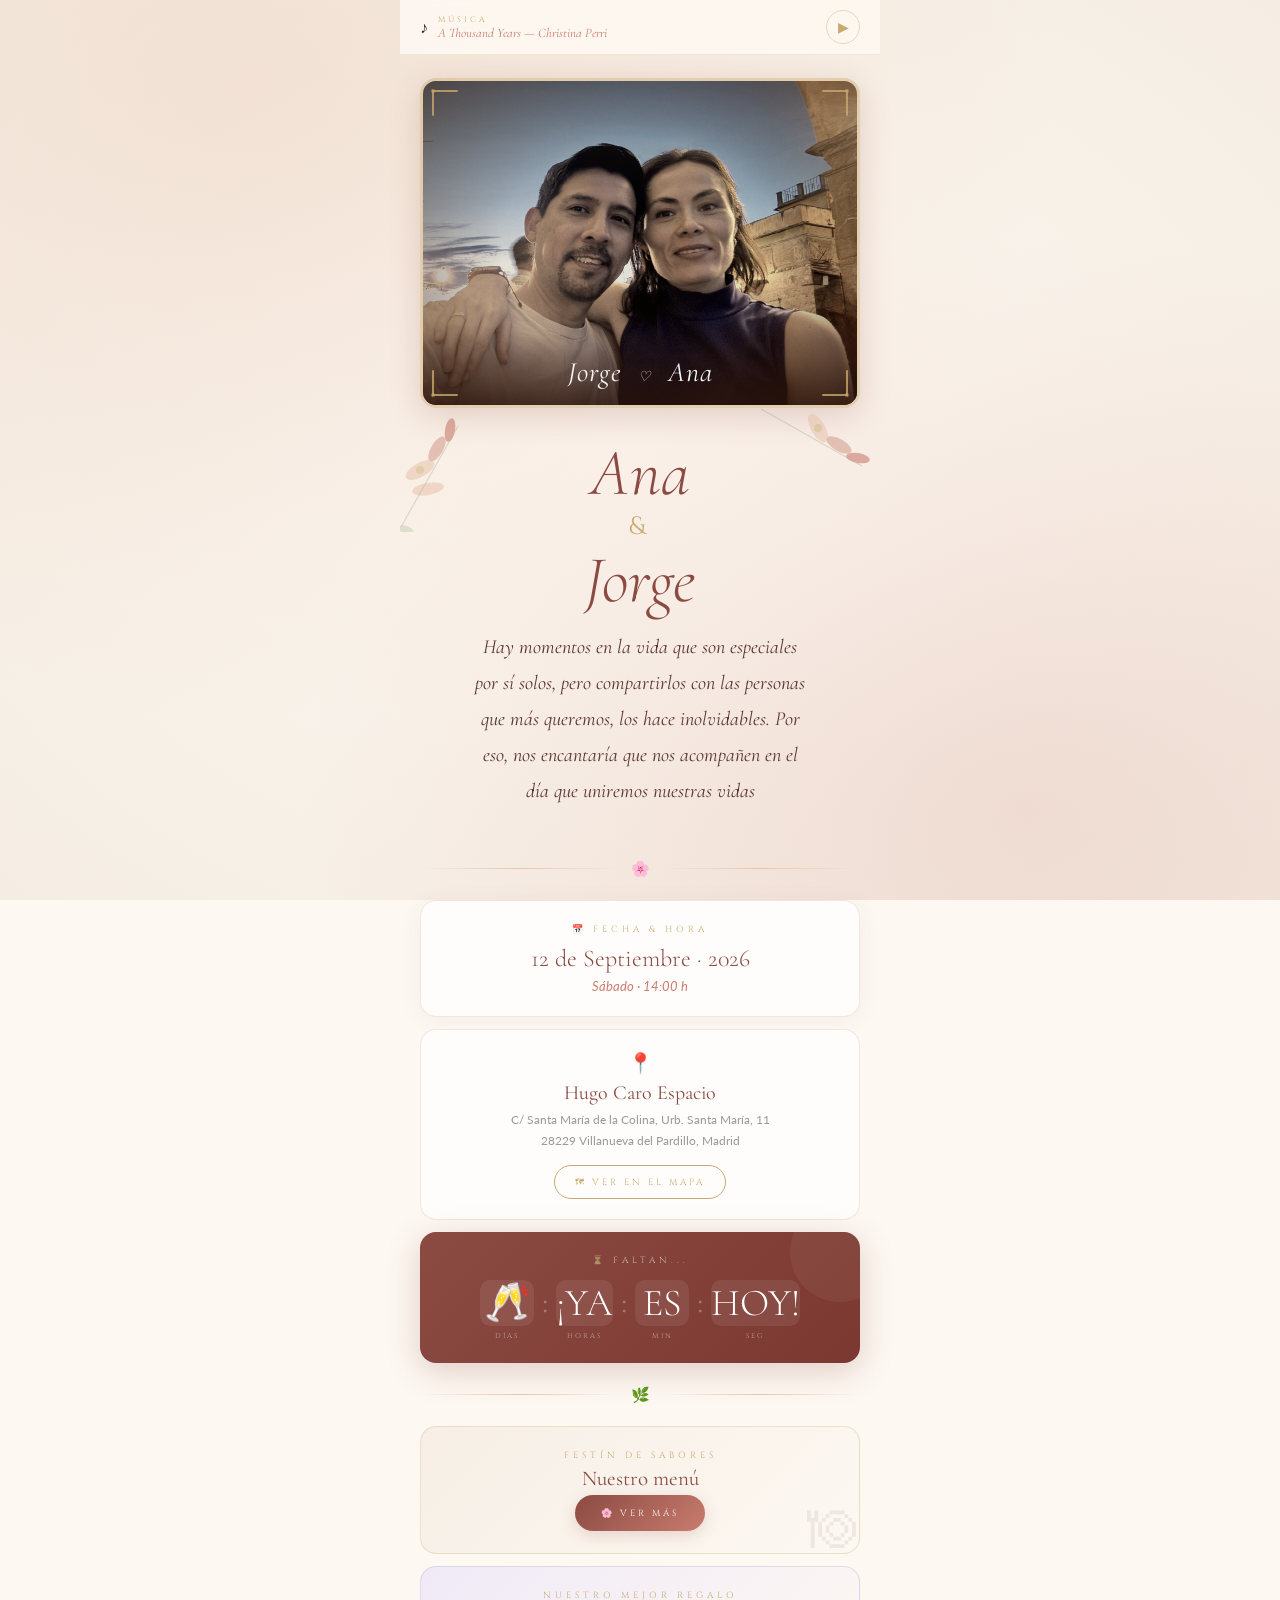
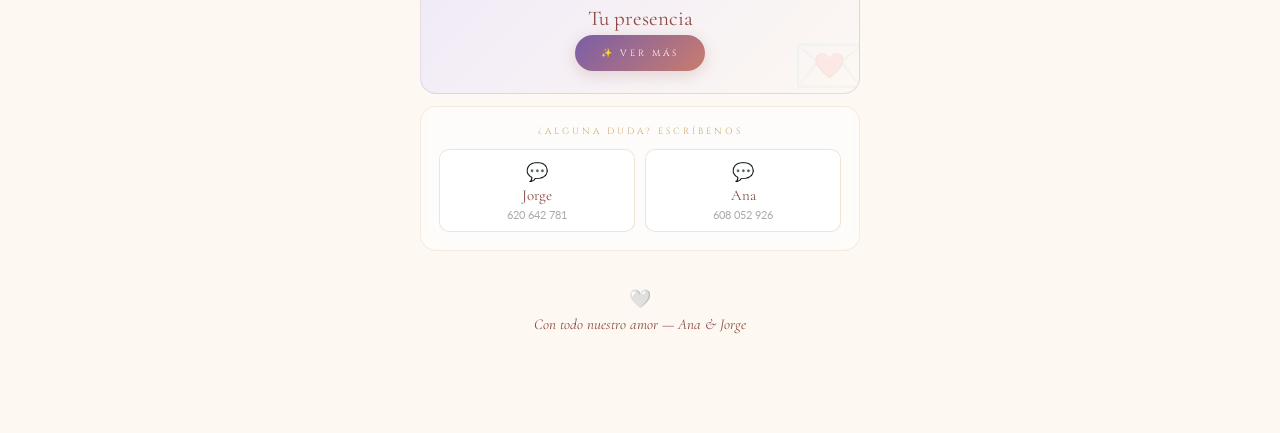
<file: index.html>
<!DOCTYPE html>
<html lang="es">
<head>
<meta charset="UTF-8">
<meta name="viewport" content="width=device-width,initial-scale=1.0,maximum-scale=1.0,user-scalable=no">
<meta name="apple-mobile-web-app-capable" content="yes">
<meta name="theme-color" content="#fdf8f2">
<title>Ana & Jorge — Nos Casamos</title>
<link href="https://fonts.googleapis.com/css2?family=Cormorant+Garamond:ital,wght@0,300;0,400;1,300;1,400&family=Cinzel:wght@400;500&family=Lato:wght@300;400&display=swap" rel="stylesheet">
<link rel="stylesheet" href="css/invitacion.css">
</head>
<body>
<!-- MUSIC -->
<div class="music-bar">
  <div class="music-info">
    <span class="music-note">♪</span>
    <div><div class="music-label">Música</div><div class="music-song">A Thousand Years — Christina Perri</div></div>
  </div>
  <button class="music-btn" id="musicBtn" onclick="toggleMusic()">▶</button>
</div>

<!-- NAV -->
  <!--
<div class="nav-dots">
  <button class="nav-dot active" onclick="showPage('page-invite',0)"></button>
  <button class="nav-dot" onclick="showPage('page-menu',1)"></button>
  <button class="nav-dot" onclick="showPage('page-regalo',2)"></button>
  <button class="nav-dot" onclick="showPage('page-rsvp',3)"></button>
</div>-->
  
<!-- ════ INVITACIÓN ════ -->
<div class="page active" id="page-invite">
  <div class="photo-section">
    <div class="photo-vintage-frame">
      <img src="assets/foto-pareja.jpg" alt="Jorge y Ana">
      <div class="photo-corner pc-tl"><svg viewBox="0 0 28 28" fill="none"><path d="M2 26L2 2L26 2" stroke="#c9a96e" stroke-width="2" stroke-linecap="round" opacity=".8"/><circle cx="2" cy="2" r="2" fill="#c9a96e" opacity=".6"/></svg></div>
      <div class="photo-corner pc-tr"><svg viewBox="0 0 28 28" fill="none"><path d="M2 26L2 2L26 2" stroke="#c9a96e" stroke-width="2" stroke-linecap="round" opacity=".8"/><circle cx="2" cy="2" r="2" fill="#c9a96e" opacity=".6"/></svg></div>
      <div class="photo-corner pc-bl"><svg viewBox="0 0 28 28" fill="none"><path d="M2 26L2 2L26 2" stroke="#c9a96e" stroke-width="2" stroke-linecap="round" opacity=".8"/><circle cx="2" cy="2" r="2" fill="#c9a96e" opacity=".6"/></svg></div>
      <div class="photo-corner pc-br"><svg viewBox="0 0 28 28" fill="none"><path d="M2 26L2 2L26 2" stroke="#c9a96e" stroke-width="2" stroke-linecap="round" opacity=".8"/><circle cx="2" cy="2" r="2" fill="#c9a96e" opacity=".6"/></svg></div>
      <div class="photo-caption"><div class="photo-caption-names">Jorge <span class="photo-caption-heart">♡</span> Ana</div></div>
    </div>
  </div>
  <div class="hero">
    <svg class="floral-tl" viewBox="0 0 130 130" fill="none"><g opacity=".85"><ellipse cx="26" cy="68" rx="16" ry="7" fill="#e8c5b0" transform="rotate(-30 26 68)"/><ellipse cx="43" cy="47" rx="14" ry="6" fill="#d4a090" transform="rotate(-60 43 47)"/><ellipse cx="56" cy="28" rx="12" ry="5" fill="#c97c6e" transform="rotate(-80 56 28)"/><ellipse cx="34" cy="87" rx="16" ry="6" fill="#e8c5b0" transform="rotate(-10 34 87)"/><circle cx="26" cy="68" r="4" fill="#c9a96e" opacity=".7"/><line x1="7" y1="125" x2="64" y2="24" stroke="#7a8c6a" stroke-width="1.3" opacity=".4"/><ellipse cx="12" cy="128" rx="8" ry="4" fill="#a0b890" transform="rotate(20 12 128)" opacity=".5"/></g></svg>
    <svg class="floral-tr" viewBox="0 0 130 130" fill="none"><g opacity=".85"><ellipse cx="26" cy="68" rx="16" ry="7" fill="#e8c5b0" transform="rotate(-30 26 68)"/><ellipse cx="43" cy="47" rx="14" ry="6" fill="#d4a090" transform="rotate(-60 43 47)"/><ellipse cx="56" cy="28" rx="12" ry="5" fill="#c97c6e" transform="rotate(-80 56 28)"/><circle cx="26" cy="68" r="4" fill="#c9a96e" opacity=".7"/><line x1="7" y1="125" x2="64" y2="24" stroke="#7a8c6a" stroke-width="1.3" opacity=".4"/></g></svg>
    <h1 class="names">Ana <span>&amp;</span> Jorge</h1>
    <p class="tagline tagline-enhanced">Hay momentos en la vida que son especiales por sí solos, pero compartirlos con las personas que más queremos, los hace inolvidables. Por eso, nos encantaría que nos acompañen en el día que uniremos nuestras vidas</p>
  </div>
  <div class="divider"><span class="divider-icon">🌸</span></div>
  <div class="info-section">
    <div class="info-card">
      <p class="info-label">📅 Fecha & Hora</p>
      <p class="info-value">12 de Septiembre · 2026</p>
      <p class="info-sub">Sábado · 14:00 h</p>
    </div>
  </div>
  <div class="location-card">
    <div class="location-inner">
      <div class="location-icon">📍</div>
      <p class="location-name">Hugo Caro Espacio</p>
      <p class="location-address">C/ Santa María de la Colina, Urb. Santa María, 11<br>28229 Villanueva del Pardillo, Madrid</p>
      <a class="map-btn" href="https://www.google.com/maps/place/Hugo+Caro+espacio/data=!4m6!3m5!1s0xd419b7f948f20a3:0x88487454a559b507!8m2!3d40.4846286!4d-3.9462817!16s%2Fg%2F11f03yv46l?entry=ttu&g_ep=EgoyMDI2MDQwMS4wIKXMDSoASAFQAw%3D%3D" target="_blank">🗺 Ver en el mapa</a>
    </div>
  </div>
  <div class="countdown-card">
    <p class="countdown-label">⏳ Faltan...</p>
    <div class="countdown-grid">
      <div class="countdown-item"><div class="countdown-num" id="cd-days">—</div><div class="countdown-unit">Días</div></div>
      <div class="countdown-sep">:</div>
      <div class="countdown-item"><div class="countdown-num" id="cd-hours">—</div><div class="countdown-unit">Horas</div></div>
      <div class="countdown-sep">:</div>
      <div class="countdown-item"><div class="countdown-num" id="cd-mins">—</div><div class="countdown-unit">Min</div></div>
      <div class="countdown-sep">:</div>
      <div class="countdown-item"><div class="countdown-num" id="cd-secs">—</div><div class="countdown-unit">Seg</div></div>
    </div>
  </div>
  <div class="divider"><span class="divider-icon">🌿</span></div>
  <div class="cta-section">
    <div class="cta-card" style="background:linear-gradient(135deg,#f7efe6,#fdf8f2);border:1px solid rgba(201,169,110,.3)">
      <span class="cta-card-emoji">🍽</span>
      <p class="info-label" style="margin-bottom:5px">Festín de Sabores</p>
      <p class="cta-title">Nuestro menú</p>
      <button class="action-btn" style="background:linear-gradient(135deg,var(--deep-rose),var(--rose))" onclick="showPage('page-menu',1)">🌸 Ver más</button>
    </div>
  </div>
  <div class="cta-section">
    <div class="cta-card" style="background:linear-gradient(135deg,#f0eaf8,#fdf8f2);border:1px solid rgba(180,150,200,.3)">
      <span class="cta-card-emoji">💌</span>
      <p class="info-label" style="margin-bottom:5px">Nuestro mejor regalo</p>
      <p class="cta-title">Tu presencia</p>
      <button class="action-btn" style="background:linear-gradient(135deg,#7b5ea7,#c97c6e)" onclick="showPage('page-regalo',2)">✨ Ver más</button>
    </div>
  </div>
  <!-- RSVP_CTA_DISABLED
  <div class="cta-section">
    <div class="cta-card" style="background:linear-gradient(135deg,#f0fff4,#fdf8f2);border:1px solid rgba(74,139,90,.22)">
      <span class="cta-card-emoji">✅</span>
      <p class="info-label" style="margin-bottom:5px">Confirmación</p>
      <p class="cta-title">¿Nos acompañas?</p>
      <p class="cta-desc">Confirma antes del 1 de agosto · 2026</p>
      <button class="action-btn" style="background:linear-gradient(135deg,#4a8b5a,#6aab7a);box-shadow:0 4px 16px rgba(74,139,90,.25)" onclick="showPage('page-rsvp',3)">✅ Confirmar asistencia</button>
    </div>
  </div>
  RSVP_CTA_DISABLED -->
  <div class="contact-section">
    <div class="contact-card">
      <p class="contact-label">¿Alguna duda? Escríbenos</p>
      <div class="contact-btns">
        <a class="contact-btn" href="https://wa.me/34620642781" target="_blank"><span style="font-size:18px">💬</span><span class="contact-btn-name">Jorge</span><span class="contact-btn-num">620 642 781</span></a>
        <a class="contact-btn" href="https://wa.me/34608052926" target="_blank"><span style="font-size:18px">💬</span><span class="contact-btn-name">Ana</span><span class="contact-btn-num">608 052 926</span></a>
      </div>
    </div>
  </div>
  <div class="footer"><span class="footer-hearts">🤍</span><p class="footer-text">Con todo nuestro amor — Ana & Jorge</p></div>
</div>

<!-- ════ MENÚ ════ -->
<div class="page" id="page-menu">
  <div class="menu-page-hero">
    <button class="back-btn" onclick="showPage('page-invite',0)">← Volver</button>
    <svg class="floral-tl" viewBox="0 0 130 130" fill="none"><g opacity=".6"><ellipse cx="26" cy="68" rx="16" ry="7" fill="#e8c5b0" transform="rotate(-30 26 68)"/><ellipse cx="43" cy="47" rx="14" ry="6" fill="#d4a090" transform="rotate(-60 43 47)"/><ellipse cx="56" cy="28" rx="12" ry="5" fill="#c97c6e" transform="rotate(-80 56 28)"/><circle cx="26" cy="68" r="4" fill="#c9a96e" opacity=".7"/></g></svg>
    <svg class="floral-tr" viewBox="0 0 130 130" fill="none"><g opacity=".6"><ellipse cx="26" cy="68" rx="16" ry="7" fill="#e8c5b0" transform="rotate(-30 26 68)"/><ellipse cx="43" cy="47" rx="14" ry="6" fill="#d4a090" transform="rotate(-60 43 47)"/><ellipse cx="56" cy="28" rx="12" ry="5" fill="#c97c6e" transform="rotate(-80 56 28)"/><circle cx="26" cy="68" r="4" fill="#c9a96e" opacity=".7"/></g></svg>
    <p class="save-the-date" style="margin-bottom:10px">✦ Ana & Jorge · 12 Sep 2026 ✦</p>
    <h2 class="menu-page-title">Festín<br>de Sabores</h2>
    <p class="menu-page-subtitle">Preparen el paladar, porque en nuestra boda no solo celebramos el amor, también celebramos un festín de sabores sin movernos de la fiesta.<br><br>Hemos preparado tres puestos temáticos para que cada uno pueda comer a su ritmo, probar, repetir y volver a repetir.</p>
  </div>
  <div class="divider"><span class="divider-icon">🌸</span></div>
  <div class="puestos">
    <!-- Puesto 1: Barbacoa — emoji background fallback for mobile -->
    <div class="puesto-card" style="animation-delay:.1s">
      <div class="puesto-header-band" style="background:linear-gradient(135deg,#3d1a0a,#7a3830)">
        <div class="puesto-tag-corner">BRASA</div>
        <p class="puesto-num-inline">✦ Puesto 01</p>
        <h3 class="puesto-name-inline">Barbacoa</h3>
      </div>
      <div class="puesto-body"><p class="puesto-desc">Para los amantes del sabor ahumado y las brasas al estilo americano.</p></div>
    </div>
    <!-- Puesto 2: Paella -->
    <div class="puesto-card" style="animation-delay:.2s">
      <div class="puesto-header-band" style="background:linear-gradient(135deg,#4a3000,#8a6a20)">
        <div class="puesto-tag-corner">PAELLA</div>
        <p class="puesto-num-inline">✦ Puesto 02</p>
        <h3 class="puesto-name-inline">Paella</h3>
      </div>
      <div class="puesto-body"><p class="puesto-desc">Porque no hay nada más español que una buena paella recién hecha.</p></div>
    </div>
    <!-- Puesto 3: Latino -->
    <div class="puesto-card" style="animation-delay:.3s">
      <div class="puesto-header-band" style="background:linear-gradient(135deg,#0d3d1a,#2d6b3a)">
        <div class="puesto-tag-corner">LATINO</div>
        <p class="puesto-num-inline">✦ Puesto 03</p>
        <h3 class="puesto-name-inline">Peruano & Colombiano</h3>
      </div>
      <div class="puesto-body"><p class="puesto-desc">Bocaditos y sabores de nuestra tierra que les harán decir "¡qué rico!" sin pensarlo.</p></div>
    </div>
  </div>
  <div style="text-align:center;padding:8px 34px 18px"><div class="divider"><span class="divider-icon">🌿</span></div><p class="menu-closing-text">Será una mezcla deliciosa de sabores<br>en un solo día, en un solo lugar<br>y con la mejor compañía.</p></div>
  <div class="footer"><span class="footer-hearts">🤍</span><p class="footer-text">Con todo nuestro amor — Ana & Jorge</p></div>
</div>

<!-- ════ REGALO ════ -->
<div class="page" id="page-regalo">
  <div class="regalo-hero">
    <button class="back-btn" onclick="showPage('page-invite',0)">← Volver</button>
    <svg class="floral-tl" viewBox="0 0 130 130" fill="none"><g opacity=".6"><ellipse cx="26" cy="68" rx="16" ry="7" fill="#e8c5b0" transform="rotate(-30 26 68)"/><ellipse cx="43" cy="47" rx="14" ry="6" fill="#d4a090" transform="rotate(-60 43 47)"/><ellipse cx="56" cy="28" rx="12" ry="5" fill="#c97c6e" transform="rotate(-80 56 28)"/><circle cx="26" cy="68" r="4" fill="#c9a96e" opacity=".7"/></g></svg>
    <svg class="floral-tr" viewBox="0 0 130 130" fill="none"><g opacity=".6"><ellipse cx="26" cy="68" rx="16" ry="7" fill="#e8c5b0" transform="rotate(-30 26 68)"/><ellipse cx="43" cy="47" rx="14" ry="6" fill="#d4a090" transform="rotate(-60 43 47)"/><ellipse cx="56" cy="28" rx="12" ry="5" fill="#c97c6e" transform="rotate(-80 56 28)"/><circle cx="26" cy="68" r="4" fill="#c9a96e" opacity=".7"/></g></svg>
    <p class="save-the-date" style="margin-bottom:10px">✦ Ana & Jorge · 12 Sep 2026 ✦</p>
    <h2 class="regalo-title">Nuestro<br>Mejor Regalo</h2>
  </div>
  <div class="divider"><span class="divider-icon">🌸</span></div>
  <div class="presencia-card">
    <div class="presencia-header presencia-header-small"><div class="presencia-header-title">Eres tú</div></div>
    <div class="presencia-body">
      <p class="presencia-text">Cada uno de ustedes tiene un lugar especial en nuestras vidas y en nuestros corazones. Por ello, su compañía es todo lo que necesitamos para que este día sea excepcional.</p>
      <p class="presencia-text" style="margin-top:10px">Compartir este momento con ustedes es nuestro mayor deseo.</p>
    </div>
  </div>
  <!-- BIZUM -->
  <div class="bizum-card">
    <div class="bizum-header-fixed">
      <div class="presencia-header-title-fixed">Detalle</div>
    </div>
    <div class="bizum-body">
      <p class="bizum-text">Si además desean tener un detalle con nosotros y ayudarnos a que nuestra Luna de Miel sea inolvidable, pueden hacerlo por Bizum.</p>
      <div class="bizum-btns">
        <button class="bizum-btn bizum-btn-jorge" onclick="copyPhone('620642781', this)">
          <span class="bizum-btn-icon">💚</span>
          <span class="bizum-btn-name">Jorge</span>
          <span class="bizum-btn-num">620 642 781</span>
        </button>
        <button class="bizum-btn bizum-btn-ana" onclick="copyPhone('608052926', this)">
          <span class="bizum-btn-icon">🌸</span>
          <span class="bizum-btn-name">Ana</span>
          <span class="bizum-btn-num">608 052 926</span>
        </button>
      </div>
    </div>
  </div>
  <div class="divider"><span class="divider-icon">🌿</span></div>
  <div class="quote-section"><p class="quote">Gracias por ayudarnos a seguir coleccionando momentos que recordaremos siempre.</p></div>
  <div class="footer"><span class="footer-hearts">🤍</span><p class="footer-text">Con todo nuestro amor — Ana & Jorge</p></div>
</div>

<!-- ════ RSVP ════ -->
<div class="page" id="page-rsvp">
  <div class="rsvp-hero">
    <button class="back-btn" onclick="showPage('page-invite',0)">← Volver</button>
    <svg class="floral-tl" viewBox="0 0 130 130" fill="none"><g opacity=".6"><ellipse cx="26" cy="68" rx="16" ry="7" fill="#e8c5b0" transform="rotate(-30 26 68)"/><ellipse cx="43" cy="47" rx="14" ry="6" fill="#d4a090" transform="rotate(-60 43 47)"/><ellipse cx="56" cy="28" rx="12" ry="5" fill="#c97c6e" transform="rotate(-80 56 28)"/><circle cx="26" cy="68" r="4" fill="#c9a96e" opacity=".7"/></g></svg>
    <svg class="floral-tr" viewBox="0 0 130 130" fill="none"><g opacity=".6"><ellipse cx="26" cy="68" rx="16" ry="7" fill="#e8c5b0" transform="rotate(-30 26 68)"/><ellipse cx="43" cy="47" rx="14" ry="6" fill="#d4a090" transform="rotate(-60 43 47)"/><ellipse cx="56" cy="28" rx="12" ry="5" fill="#c97c6e" transform="rotate(-80 56 28)"/><circle cx="26" cy="68" r="4" fill="#c9a96e" opacity=".7"/></g></svg>
    <p class="save-the-date" style="margin-bottom:10px">✦ Ana & Jorge · 12 Sep 2026 ✦</p>
    <h2 class="rsvp-title">¿Nos<br>acompañas?</h2>
    <p class="rsvp-subtitle">Confirma tu asistencia — tu lugar en nuestra mesa te espera con mucho cariño</p>
    <div class="deadline-badge"><span style="font-size:14px">📅</span><span class="deadline-text">Confirma antes del 1 de agosto · 2026</span></div>
  </div>
  <div class="divider"><span class="divider-icon">🌸</span></div>

  <!-- Loading -->
  <div id="codeLoading" style="display:none;text-align:center;padding:30px 20px">
    <div style="display:inline-block;width:28px;height:28px;border:2.5px solid rgba(201,169,110,.3);border-top-color:var(--gold);border-radius:50%;animation:spin .8s linear infinite;margin-bottom:12px"></div>
    <p style="font-family:'Cormorant Garamond',serif;font-style:italic;font-size:14px;color:var(--gold)">Verificando tu invitación...</p>
  </div>

  <!-- Code gate -->
  <div class="code-gate" id="codeGate">
    <span class="code-icon">🔐</span>
    <p class="code-label">Acceso personalizado</p>
    <p class="code-title">Tu código de invitado</p>
    <p class="code-hint">Lo encontrarás en el mensaje que te enviamos por WhatsApp</p>
    <div class="code-input-wrap">
      <input class="code-input" id="codeInput" type="text" placeholder="CÓDIGO" maxlength="12" autocomplete="off" autocorrect="off" spellcheck="false">
      <button class="code-submit" onclick="checkCode()">→</button>
    </div>
    <p class="code-error" id="codeError">❌ Código no encontrado. Revisa el mensaje.</p>
  </div>

  <!-- YA REGISTRADO -->
  <div class="already-card" id="alreadyCard">
    <div class="already-header">
      <span class="already-header-icon">⭐</span>
      <div class="already-header-title" id="alreadyName">—</div>
      <div class="already-header-sub" id="alreadyStatus">—</div>
    </div>
    <div class="already-body">
      <p class="already-info" id="alreadyInfo">—</p>
      <div class="already-actions">
        <button class="already-btn already-btn-update" onclick="showUpdateSeats()">✏️ &nbsp;Modificar número de personas</button>
        <div class="update-seats-wrap" id="updateSeatsWrap">
          <span class="field-label" style="margin-bottom:10px;display:block">Nuevo número de personas</span>
          <div class="seats-selector" id="updateSeatsSelector"></div>
          <button class="already-btn already-btn-update" style="margin-top:14px" onclick="submitUpdate()">
            <span id="updateBtnText">Guardar cambios</span>
          </button>
        </div>
        <button class="already-btn already-btn-cancel" onclick="submitCancel()">🗑 &nbsp;Eliminarme de la lista</button>
      </div>
    </div>
  </div>

  <!-- Formulario nuevo -->
  <div class="rsvp-form-wrap" id="rsvpForm">
    <div class="rsvp-welcome">
      <div class="rsvp-welcome-hi">¡Bienvenido/a!</div>
      <div class="rsvp-welcome-name" id="welcomeName">—</div>
      <div class="rsvp-welcome-seats" id="welcomeSeats">—</div>
    </div>
    <div class="rsvp-field-card">
      <span class="field-label">¿Confirmas tu asistencia?</span>
      <div class="attend-options">
        <div class="attend-opt" id="optYes" onclick="selectAttend('yes')"><span class="attend-opt-icon">🥂</span><div class="attend-opt-label">¡Allí estaré!</div></div>
        <div class="attend-opt" id="optNo"  onclick="selectAttend('no')"><span class="attend-opt-icon">😔</span><div class="attend-opt-label">No podré ir</div></div>
      </div>
    </div>
    <div class="rsvp-field-card" id="seatsCard" style="display:none">
      <span class="field-label">¿Cuántos asistís?</span>
      <div class="seats-selector" id="seatsSelector"></div>
    </div>
    <div class="rsvp-field-card" id="allergyCard" style="display:none">
      <span class="field-label">Alergias o dieta especial</span>
      <textarea class="rsvp-textarea" id="allergyInput" placeholder="Ej: sin gluten, vegetariano, alergia al marisco… (opcional)"></textarea>
    </div>
    <div class="rsvp-send-wrap">
      <button class="rsvp-send-btn" id="sendBtn" onclick="sendRSVP()" disabled>
        <span id="sendBtnIcon" style="font-size:18px">✅</span>
        <span id="sendBtnText">Confirmar asistencia</span>
      </button>
    </div>
  </div>

  <!-- CONFIRMADO -->
  <div class="rsvp-confirmed" id="rsvpConfirmed">
    <span class="confirmed-icon" id="confirmedIcon">🌸</span>
    <div class="confirmed-title" id="confirmedTitle">¡Nos vemos el 12 de septiembre!</div>
    <p class="confirmed-text" id="confirmedText">Tu lugar en nuestra mesa está guardado con mucho cariño 🥂</p>
    <div class="cal-section" id="calSection" style="display:none">
      <span class="cal-label">Añade la fecha a tu calendario</span>
      <div class="cal-btns">
        <a class="cal-btn cal-btn-google" id="calGoogle" href="#" target="_blank"><span class="cal-btn-icon">📅</span><span class="cal-btn-name">Google</span><span class="cal-btn-sub">Calendar</span></a>
        <a class="cal-btn cal-btn-apple" id="calApple" href="#" download="boda-ana-jorge.ics"><span class="cal-btn-icon">🍎</span><span class="cal-btn-name">Apple</span><span class="cal-btn-sub">Calendario</span></a>
      </div>
    </div>
    <button class="home-btn" onclick="showPage('page-invite',0)">🏠 &nbsp;Volver al inicio</button>
  </div>

  <div class="footer" style="margin-top:10px"><span class="footer-hearts">🤍</span><p class="footer-text">Con todo nuestro amor — Ana & Jorge</p></div>
</div>

<script src="js/invitacion.js"></script>
</body>
</html>
</file>
<file: css/invitacion.css>
*,*::before,*::after{box-sizing:border-box;margin:0;padding:0}
:root{--cream:#fdf8f2;--blush:#e8c5b0;--rose:#c97c6e;--deep-rose:#8b4a42;--gold:#c9a96e;--dark:#3a2820;--green:#7a8c6a}
html{scroll-behavior:smooth;-webkit-text-size-adjust:100%}
body{background:var(--cream);font-family:'Lato',sans-serif;color:var(--dark);min-height:100vh;overflow-x:hidden;-webkit-font-smoothing:antialiased}
body::before{content:'';position:fixed;inset:0;background:radial-gradient(ellipse at 20% 10%,rgba(232,197,176,.35) 0%,transparent 55%),radial-gradient(ellipse at 80% 90%,rgba(201,124,110,.18) 0%,transparent 50%),radial-gradient(ellipse at 50% 50%,#fdf8f2 0%,#f5ede3 100%);z-index:-1}
.music-bar{position:fixed;top:0;left:0;right:0;z-index:100;background:rgba(253,248,242,.93);backdrop-filter:blur(12px);-webkit-backdrop-filter:blur(12px);border-bottom:1px solid rgba(201,169,110,.2);padding:10px 20px;display:flex;align-items:center;justify-content:space-between;max-width:480px;margin:0 auto}
.music-info{display:flex;align-items:center;gap:10px}
.music-note{font-size:16px;animation:spin-note 3s linear infinite}
@keyframes spin-note{0%,100%{transform:rotate(-8deg)}50%{transform:rotate(8deg)}}
.music-label{font-family:'Cinzel',serif;font-size:8px;letter-spacing:3px;color:var(--gold);text-transform:uppercase}
.music-song{font-family:'Cormorant Garamond',serif;font-style:italic;font-size:13px;color:var(--rose)}
.music-btn{background:none;border:1px solid rgba(201,169,110,.4);color:var(--gold);border-radius:50%;width:34px;height:34px;font-size:14px;cursor:pointer;display:flex;align-items:center;justify-content:center;flex-shrink:0}
.nav-dots{position:fixed;bottom:20px;left:50%;transform:translateX(-50%);z-index:100;display:flex;gap:10px;align-items:center;background:rgba(253,248,242,.92);backdrop-filter:blur(8px);padding:10px 18px;border-radius:50px;border:1px solid rgba(201,169,110,.2);box-shadow:0 4px 20px rgba(139,74,66,.1)}
.nav-dot{width:8px;height:8px;border-radius:50%;background:var(--blush);border:none;cursor:pointer;transition:all .3s;padding:0}
.nav-dot.active{background:var(--deep-rose);transform:scale(1.35)}
.page{display:none;max-width:480px;margin:0 auto;padding:58px 0 90px}
.page.active{display:block}
.photo-section{padding:20px 20px 0;animation:fadeUp .9s ease both}
.photo-vintage-frame{position:relative;border-radius:16px;overflow:hidden;border:3px solid rgba(201,169,110,.45);box-shadow:0 8px 32px rgba(139,74,66,.2),0 0 0 1px rgba(255,255,255,.5) inset;aspect-ratio:4/3}
.photo-vintage-frame img{width:100%;height:100%;object-fit:cover;object-position:center 15%;display:block;filter:sepia(.5) contrast(1.1) brightness(.92) saturate(.7)}
.photo-vintage-frame::after{content:'';position:absolute;inset:0;background:radial-gradient(ellipse at center,transparent 45%,rgba(60,30,15,.55) 100%),linear-gradient(to bottom,rgba(201,169,110,.1) 0%,transparent 40%,rgba(60,30,15,.15) 100%);pointer-events:none}
.photo-caption{position:absolute;bottom:0;left:0;right:0;padding:30px 20px 16px;background:linear-gradient(to top,rgba(40,18,10,.75) 0%,transparent 100%);text-align:center;z-index:2}
.photo-caption-names{font-family:'Cormorant Garamond',serif;font-style:italic;font-size:28px;color:rgba(255,255,255,.95);letter-spacing:1px}
.photo-caption-heart{color:var(--blush);font-size:14px;margin:0 8px}
.photo-corner{position:absolute;width:28px;height:28px;z-index:3}
.photo-corner svg{width:100%;height:100%}
.pc-tl{top:8px;left:8px}.pc-tr{top:8px;right:8px;transform:scaleX(-1)}.pc-bl{bottom:8px;left:8px;transform:scaleY(-1)}.pc-br{bottom:8px;right:8px;transform:scale(-1,-1)}
.hero{position:relative;text-align:center;padding:32px 30px 28px;overflow:hidden}
.floral-tl,.floral-tr,.floral-bl,.floral-br{position:absolute;width:130px;height:130px;opacity:.7}
.floral-tl{top:-6px;left:-6px}.floral-tr{top:-6px;right:-6px;transform:rotate(90deg)}.floral-bl{bottom:-6px;left:-6px;transform:rotate(270deg)}.floral-br{bottom:-6px;right:-6px;transform:rotate(180deg)}
.save-the-date{font-family:'Cinzel',serif;font-size:10px;letter-spacing:5px;color:var(--gold);text-transform:uppercase;margin-bottom:14px;animation:fadeUp 1s .1s ease both}
.names{font-family:'Cormorant Garamond',serif;font-size:clamp(46px,13vw,66px);font-weight:300;font-style:italic;color:var(--deep-rose);line-height:1;animation:fadeUp 1s .2s ease both}
.names span{display:block;font-size:.38em;font-style:normal;font-family:'Cinzel',serif;letter-spacing:6px;color:var(--gold);margin:8px 0}
.tagline{font-family:'Cormorant Garamond',serif;font-style:italic;font-size:15px;color:var(--rose);margin-top:16px;line-height:1.8;max-width:300px;margin-left:auto;margin-right:auto;animation:fadeUp 1s .3s ease both}
.divider{display:flex;align-items:center;justify-content:center;gap:14px;margin:22px 24px}
.divider::before,.divider::after{content:'';flex:1;height:1px;background:linear-gradient(to right,transparent,var(--blush),transparent)}
.divider-icon{color:var(--gold);font-size:15px}
.info-section{padding:0 20px}
.info-card{background:rgba(255,255,255,.7);border:1px solid rgba(201,169,110,.25);border-radius:16px;padding:22px 18px;margin-bottom:12px;backdrop-filter:blur(8px);box-shadow:0 4px 24px rgba(139,74,66,.06);text-align:center}
.info-label{font-family:'Cinzel',serif;font-size:9px;letter-spacing:4px;color:var(--gold);text-transform:uppercase;margin-bottom:8px}
.info-value{font-family:'Cormorant Garamond',serif;font-size:24px;font-weight:300;color:var(--deep-rose);line-height:1.3}
.info-sub{font-size:13px;color:var(--rose);margin-top:4px;font-style:italic}
.countdown-card{background:linear-gradient(135deg,var(--deep-rose) 0%,#7a3830 100%);border-radius:16px;padding:22px 14px;margin:0 20px 12px;text-align:center;box-shadow:0 8px 32px rgba(139,74,66,.25);position:relative;overflow:hidden}
.countdown-card::before{content:'';position:absolute;top:-30px;right:-30px;width:100px;height:100px;border-radius:50%;background:rgba(255,255,255,.05)}
.countdown-label{font-family:'Cinzel',serif;font-size:9px;letter-spacing:4px;color:rgba(255,255,255,.6);text-transform:uppercase;margin-bottom:14px}
.countdown-grid{display:flex;justify-content:center;gap:8px}
.countdown-item{display:flex;flex-direction:column;align-items:center;min-width:54px}
.countdown-num{font-family:'Cormorant Garamond',serif;font-size:38px;font-weight:300;color:#fff;line-height:1;background:rgba(255,255,255,.08);border-radius:10px;padding:4px 0;width:100%;text-align:center}
.countdown-unit{font-family:'Cinzel',serif;font-size:7px;letter-spacing:2px;color:rgba(255,255,255,.5);margin-top:5px;text-transform:uppercase}
.countdown-sep{font-family:'Cormorant Garamond',serif;font-size:32px;color:rgba(255,255,255,.3);align-self:flex-start;margin-top:3px;line-height:1.2}
.location-card{margin:0 20px 12px}
.location-inner{background:rgba(255,255,255,.7);border:1px solid rgba(201,169,110,.25);border-radius:16px;padding:20px 18px;backdrop-filter:blur(8px);text-align:center}
.location-icon{font-size:20px;margin-bottom:6px}
.location-name{font-family:'Cormorant Garamond',serif;font-size:20px;color:var(--deep-rose);margin-bottom:5px}
.location-address{font-size:12px;color:#999;line-height:1.7;margin-bottom:14px}
.map-btn{display:inline-flex;align-items:center;gap:6px;background:transparent;border:1px solid var(--gold);color:var(--gold);font-family:'Cinzel',serif;font-size:9px;letter-spacing:3px;padding:10px 20px;border-radius:50px;text-decoration:none;text-transform:uppercase}
.quote-section{padding:14px 36px;text-align:center}
.quote{font-family:'Cormorant Garamond',serif;font-style:italic;font-size:15px;color:var(--rose);line-height:1.9}
.quote::before{content:'\201C';font-size:2em;line-height:0;vertical-align:-.4em;color:var(--blush)}
.quote::after{content:'\201D';font-size:2em;line-height:0;vertical-align:-.4em;color:var(--blush)}
.cta-section{margin:0 20px 12px}
.cta-card{border-radius:16px;padding:22px 18px;text-align:center;position:relative;overflow:hidden}
.cta-card-emoji{position:absolute;right:-8px;bottom:-8px;font-size:60px;opacity:.07}
.cta-title{font-family:'Cormorant Garamond',serif;font-size:21px;color:var(--deep-rose);margin-bottom:4px}
.cta-desc{font-family:'Cormorant Garamond',serif;font-style:italic;font-size:14px;color:#999;margin-bottom:14px;line-height:1.6}
.action-btn{display:inline-flex;align-items:center;gap:8px;color:white;font-family:'Cinzel',serif;font-size:9px;letter-spacing:3px;padding:12px 26px;border-radius:50px;text-decoration:none;border:none;cursor:pointer;transition:all .3s;text-transform:uppercase;box-shadow:0 4px 16px rgba(139,74,66,.2)}
.action-btn:active{transform:translateY(-1px)}
.contact-section{margin:0 20px 12px}
.contact-card{background:rgba(255,255,255,.6);border:1px solid rgba(201,169,110,.2);border-radius:16px;padding:18px;text-align:center;backdrop-filter:blur(8px)}
.contact-label{font-family:'Cinzel',serif;font-size:9px;letter-spacing:3px;color:var(--gold);text-transform:uppercase;margin-bottom:12px}
.contact-btns{display:flex;gap:10px}
.contact-btn{flex:1;padding:10px 6px;border-radius:10px;border:1px solid rgba(201,169,110,.3);background:white;text-decoration:none;display:flex;flex-direction:column;align-items:center;gap:4px}
.contact-btn-name{font-family:'Cormorant Garamond',serif;font-size:15px;color:var(--deep-rose)}
.contact-btn-num{font-size:11px;color:#aaa}
.footer{text-align:center;padding:24px 20px 10px}
.footer-hearts{font-size:18px;margin-bottom:6px;display:block;animation:pulse 2s infinite}
.footer-text{font-family:'Cormorant Garamond',serif;font-style:italic;font-size:15px;color:var(--deep-rose)}
.back-btn{display:inline-flex;align-items:center;gap:6px;background:transparent;border:1px solid rgba(201,169,110,.4);color:var(--gold);font-family:'Cinzel',serif;font-size:8px;letter-spacing:3px;padding:8px 16px;border-radius:50px;cursor:pointer;margin-bottom:20px;text-transform:uppercase}
/* MENU */
.menu-page-hero{text-align:center;padding:30px 28px 18px;position:relative;overflow:hidden}
.menu-page-title{font-family:'Cormorant Garamond',serif;font-style:italic;font-size:clamp(34px,10vw,50px);color:var(--deep-rose);line-height:1.1}
.menu-page-subtitle{font-family:'Cormorant Garamond',serif;font-style:italic;font-size:15px;color:var(--rose);margin-top:10px;line-height:1.8;max-width:310px;margin-left:auto;margin-right:auto}
.puestos{padding:0 20px}
.puesto-card{border-radius:20px;overflow:hidden;margin-bottom:18px;box-shadow:0 8px 32px rgba(139,74,66,.13);animation:fadeUp .7s ease both}
.puesto-img-wrap{position:relative;height:200px;overflow:hidden;background:linear-gradient(135deg,var(--deep-rose),var(--rose))}
.puesto-img-wrap img{width:100%;height:100%;object-fit:cover;filter:sepia(.15) contrast(1.05) brightness(.95) saturate(.9);display:block}
.puesto-img-overlay{position:absolute;inset:0;background:linear-gradient(to bottom,rgba(0,0,0,.05) 0%,rgba(40,15,10,.55) 100%)}
.puesto-flag{position:absolute;top:14px;right:14px;font-size:28px}
.puesto-body{background:rgba(255,255,255,.78);backdrop-filter:blur(10px);padding:18px 20px 20px;border:1px solid rgba(201,169,110,.2);border-top:none;border-radius:0 0 20px 20px}
.puesto-num{font-family:'Cinzel',serif;font-size:8px;letter-spacing:4px;color:var(--gold);text-transform:uppercase;margin-bottom:4px}
.puesto-name{font-family:'Cormorant Garamond',serif;font-size:24px;color:var(--deep-rose);margin-bottom:7px}
.puesto-desc{font-family:'Cormorant Garamond',serif;font-style:italic;font-size:14px;color:#888;line-height:1.7}
.puesto-accent{display:inline-block;margin-top:10px;font-family:'Cinzel',serif;font-size:8px;letter-spacing:3px;color:var(--rose);text-transform:uppercase;border-bottom:1px solid rgba(201,124,110,.3);padding-bottom:2px}
/* REGALO */
.regalo-hero{text-align:center;padding:30px 28px 18px;position:relative;overflow:hidden}
.regalo-title{font-family:'Cormorant Garamond',serif;font-style:italic;font-size:clamp(32px,9vw,48px);color:var(--deep-rose);line-height:1.1;margin-bottom:12px}
.regalo-intro{font-family:'Cormorant Garamond',serif;font-style:italic;font-size:15px;color:var(--rose);line-height:1.9;max-width:340px;margin:0 auto}
.presencia-card{margin:0 20px 16px;background:rgba(255,255,255,.75);border:1px solid rgba(201,169,110,.25);border-radius:20px;overflow:hidden;box-shadow:0 6px 28px rgba(139,74,66,.1)}
.presencia-header{background:linear-gradient(135deg,var(--deep-rose),#c97c6e);padding:22px 22px 18px;text-align:center;position:relative;overflow:hidden}
.presencia-header::before{content:'';position:absolute;top:-20px;right:-20px;width:80px;height:80px;border-radius:50%;background:rgba(255,255,255,.08)}
.presencia-icon{font-size:32px;margin-bottom:8px;display:block}
.presencia-header-title{font-family:'Cormorant Garamond',serif;font-size:22px;color:rgba(255,255,255,.95);font-style:italic}
.presencia-body{padding:20px 22px}
.presencia-text{font-family:'Cormorant Garamond',serif;font-style:italic;font-size:15px;color:#666;line-height:1.9;text-align:center}
.presencia-highlight{display:block;margin:14px 0;font-family:'Cinzel',serif;font-size:10px;letter-spacing:3px;color:var(--deep-rose);text-transform:uppercase;text-align:center}
/* BIZUM */
.bizum-card{margin:0 20px 16px;border-radius:20px;overflow:hidden;box-shadow:0 6px 28px rgba(139,74,66,.1)}
.bizum-header{background:linear-gradient(135deg,#1a56db,#3b82f6);padding:20px 22px 16px;text-align:center;position:relative;overflow:hidden}
.bizum-header::after{content:'💙';position:absolute;right:-10px;bottom:-10px;font-size:70px;opacity:.12}
.bizum-header-title{font-family:'Cormorant Garamond',serif;font-size:22px;color:rgba(255,255,255,.95);font-style:italic;margin-top:4px}
.bizum-sub{font-family:'Cinzel',serif;font-size:8px;letter-spacing:3px;color:rgba(255,255,255,.65);text-transform:uppercase}
.bizum-body{background:rgba(255,255,255,.85);backdrop-filter:blur(10px);border:1px solid rgba(26,86,219,.15);border-top:none;border-radius:0 0 20px 20px;padding:20px 22px}
.bizum-text{font-family:'Cormorant Garamond',serif;font-style:italic;font-size:15px;color:#666;line-height:1.9;text-align:center;margin-bottom:18px}
.bizum-btns{display:flex;gap:12px}
.bizum-btn{flex:1;display:flex;flex-direction:column;align-items:center;gap:6px;padding:16px 10px;border-radius:14px;text-decoration:none;transition:all .3s;border:none;cursor:pointer}
.bizum-btn-jorge{background:linear-gradient(135deg,#1a56db,#2563eb);box-shadow:0 4px 16px rgba(26,86,219,.3)}
.bizum-btn-ana{background:linear-gradient(135deg,var(--deep-rose),var(--rose));box-shadow:0 4px 16px rgba(139,74,66,.28)}
.bizum-btn:active{transform:translateY(-2px)}
.bizum-btn-icon{font-size:22px}
.bizum-btn-name{font-family:'Cinzel',serif;font-size:9px;letter-spacing:2px;color:white;text-transform:uppercase}
.bizum-btn-num{font-family:'Cormorant Garamond',serif;font-size:14px;color:rgba(255,255,255,.85)}
/* RSVP */
.rsvp-hero{text-align:center;padding:30px 28px 18px;position:relative;overflow:hidden}
.rsvp-title{font-family:'Cormorant Garamond',serif;font-style:italic;font-size:clamp(32px,9vw,48px);color:var(--deep-rose);line-height:1.1;margin-bottom:10px}
.rsvp-subtitle{font-family:'Cormorant Garamond',serif;font-style:italic;font-size:15px;color:var(--rose);line-height:1.8;max-width:320px;margin:0 auto}
.deadline-badge{display:inline-flex;align-items:center;gap:8px;background:rgba(201,169,110,.12);border:1px solid rgba(201,169,110,.35);border-radius:50px;padding:8px 18px;margin-top:14px}
.deadline-text{font-family:'Cinzel',serif;font-size:9px;letter-spacing:2px;color:var(--gold);text-transform:uppercase}
.code-gate{margin:0 20px 16px;background:rgba(255,255,255,.78);border:1px solid rgba(201,169,110,.25);border-radius:20px;padding:28px 22px;text-align:center;box-shadow:0 6px 28px rgba(139,74,66,.08);backdrop-filter:blur(8px)}
.code-gate.hidden{display:none}
.code-icon{font-size:32px;margin-bottom:10px;display:block}
.code-label{font-family:'Cinzel',serif;font-size:9px;letter-spacing:3px;color:var(--gold);text-transform:uppercase;margin-bottom:6px}
.code-title{font-family:'Cormorant Garamond',serif;font-size:20px;color:var(--deep-rose);margin-bottom:6px}
.code-hint{font-family:'Cormorant Garamond',serif;font-style:italic;font-size:13px;color:#bbb;margin-bottom:18px}
.code-input-wrap{display:flex;gap:8px;max-width:290px;margin:0 auto}
.code-input{flex:1;padding:13px 16px;border-radius:12px;border:1.5px solid rgba(201,169,110,.4);background:rgba(253,248,242,.9);font-family:'Cinzel',serif;font-size:14px;letter-spacing:3px;color:var(--dark);text-transform:uppercase;outline:none;-webkit-appearance:none;transition:border .2s}
.code-input:focus{border-color:var(--gold);box-shadow:0 0 0 3px rgba(201,169,110,.15)}
.code-submit{padding:13px 18px;border-radius:12px;border:none;background:linear-gradient(135deg,var(--deep-rose),var(--rose));color:white;font-size:18px;cursor:pointer}
.code-error{font-family:'Cormorant Garamond',serif;font-style:italic;font-size:13px;color:var(--rose);margin-top:12px;display:none;animation:shake .4s ease}
.code-error.show{display:block}
@keyframes shake{0%,100%{transform:translateX(0)}25%{transform:translateX(-6px)}75%{transform:translateX(6px)}}
/* Already registered state */
.already-card{margin:0 20px 12px;border-radius:20px;overflow:hidden;box-shadow:0 6px 28px rgba(139,74,66,.1);display:none}
.already-card.show{display:block;animation:fadeUp .5s ease}
.already-header{background:linear-gradient(135deg,#b8860b,#c9a96e);padding:20px 22px;text-align:center}
.already-header-icon{font-size:32px;margin-bottom:6px;display:block}
.already-header-title{font-family:'Cormorant Garamond',serif;font-size:22px;color:white;font-style:italic}
.already-header-sub{font-family:'Cormorant Garamond',serif;font-size:13px;color:rgba(255,255,255,.8);font-style:italic;margin-top:4px}
.already-body{background:rgba(255,255,255,.85);padding:20px 22px;border:1px solid rgba(201,169,110,.2);border-top:none;border-radius:0 0 20px 20px}
.already-info{font-family:'Cormorant Garamond',serif;font-style:italic;font-size:15px;color:#666;line-height:1.8;text-align:center;margin-bottom:18px}
.already-actions{display:flex;flex-direction:column;gap:10px}
.already-btn{width:100%;padding:14px;border:none;border-radius:12px;font-family:'Cinzel',serif;font-size:9px;letter-spacing:2px;text-transform:uppercase;cursor:pointer;display:flex;align-items:center;justify-content:center;gap:8px;transition:all .3s}
.already-btn-update{background:linear-gradient(135deg,var(--deep-rose),var(--rose));color:white;box-shadow:0 4px 14px rgba(139,74,66,.25)}
.already-btn-cancel{background:transparent;border:1px solid rgba(201,124,110,.4);color:var(--rose)}
/* Update seats */
.update-seats-wrap{display:none;margin-top:14px;padding:16px;background:rgba(253,248,242,.9);border-radius:12px;border:1px solid rgba(201,169,110,.2)}
.update-seats-wrap.show{display:block;animation:fadeUp .3s ease}
.rsvp-form-wrap{display:none}
.rsvp-form-wrap.show{display:block;animation:fadeUp .5s ease}
.rsvp-welcome{margin:0 20px 14px;background:linear-gradient(135deg,var(--deep-rose),#c97c6e);border-radius:16px;padding:20px 22px;text-align:center;box-shadow:0 6px 24px rgba(139,74,66,.22);position:relative;overflow:hidden}
.rsvp-welcome::before{content:'';position:absolute;top:-20px;right:-20px;width:80px;height:80px;border-radius:50%;background:rgba(255,255,255,.07)}
.rsvp-welcome-hi{font-family:'Cinzel',serif;font-size:9px;letter-spacing:3px;color:rgba(255,255,255,.65);text-transform:uppercase;margin-bottom:4px}
.rsvp-welcome-name{font-family:'Cormorant Garamond',serif;font-style:italic;font-size:26px;color:white}
.rsvp-welcome-seats{font-family:'Cormorant Garamond',serif;font-size:13px;color:rgba(255,255,255,.75);margin-top:4px;font-style:italic}
.rsvp-field-card{margin:0 20px 12px;background:rgba(255,255,255,.78);border:1px solid rgba(201,169,110,.22);border-radius:16px;padding:20px;backdrop-filter:blur(8px);box-shadow:0 4px 20px rgba(139,74,66,.06)}
.field-label{font-family:'Cinzel',serif;font-size:9px;letter-spacing:3px;color:var(--gold);text-transform:uppercase;margin-bottom:12px;display:block}
.attend-options{display:flex;gap:10px}
.attend-opt{flex:1;padding:14px 8px;border-radius:12px;border:1.5px solid rgba(201,169,110,.3);background:white;cursor:pointer;text-align:center;transition:all .25s}
.attend-opt.sel-yes{background:linear-gradient(135deg,#4a8b5a,#6aab7a);border-color:transparent;box-shadow:0 4px 14px rgba(74,139,90,.25)}
.attend-opt.sel-no{background:linear-gradient(135deg,#8b4a42,var(--rose));border-color:transparent;box-shadow:0 4px 14px rgba(139,74,66,.25)}
.attend-opt-icon{font-size:24px;margin-bottom:4px;display:block}
.attend-opt-label{font-family:'Cinzel',serif;font-size:9px;letter-spacing:2px;color:var(--dark);text-transform:uppercase}
.attend-opt.sel-yes .attend-opt-label,.attend-opt.sel-no .attend-opt-label{color:white}
.seats-selector{display:flex;gap:8px;flex-wrap:wrap;justify-content:center}
.seat-btn{width:56px;height:56px;border-radius:12px;border:1.5px solid rgba(201,169,110,.35);background:white;font-family:'Cormorant Garamond',serif;font-size:24px;color:var(--deep-rose);cursor:pointer;transition:all .25s;display:flex;align-items:center;justify-content:center;flex-direction:column}
.seat-btn .seat-lbl{font-family:'Cinzel',serif;font-size:6px;letter-spacing:1px;color:#ccc;text-transform:uppercase}
.seat-btn.selected{background:linear-gradient(135deg,var(--deep-rose),var(--rose));border-color:transparent;color:white;box-shadow:0 4px 14px rgba(139,74,66,.3)}
.seat-btn.selected .seat-lbl{color:rgba(255,255,255,.7)}
.rsvp-textarea{width:100%;padding:12px 14px;border-radius:12px;border:1px solid rgba(201,169,110,.35);background:rgba(253,248,242,.9);resize:none;font-family:'Cormorant Garamond',serif;font-style:italic;font-size:15px;color:var(--dark);outline:none;-webkit-appearance:none;min-height:80px;line-height:1.6}
.rsvp-textarea::placeholder{color:#ccc}
.rsvp-send-wrap{margin:0 20px 14px}
.rsvp-send-btn{width:100%;padding:16px;border:none;border-radius:14px;background:linear-gradient(135deg,var(--deep-rose),var(--rose));color:white;font-family:'Cinzel',serif;font-size:10px;letter-spacing:3px;text-transform:uppercase;cursor:pointer;display:flex;align-items:center;justify-content:center;gap:10px;box-shadow:0 6px 20px rgba(139,74,66,.28);transition:all .3s}
.rsvp-send-btn:disabled{opacity:.4;cursor:not-allowed}
/* Confirmed */
.rsvp-confirmed{margin:0 20px 14px;display:none;border-radius:20px;padding:32px 24px;text-align:center}
.rsvp-confirmed.show{display:block;animation:fadeUp .5s ease}
.rsvp-confirmed.attend-yes{background:linear-gradient(135deg,rgba(74,139,90,.1),rgba(106,171,122,.06));border:1px solid rgba(74,139,90,.22)}
.rsvp-confirmed.attend-no{background:linear-gradient(135deg,rgba(139,74,66,.08),rgba(201,124,110,.05));border:1px solid rgba(139,74,66,.18)}
.confirmed-icon{font-size:52px;margin-bottom:12px;display:block;animation:popIn .5s ease}
@keyframes popIn{from{transform:scale(0)}50%{transform:scale(1.15)}to{transform:scale(1)}}
.confirmed-title{font-family:'Cormorant Garamond',serif;font-size:26px;font-style:italic;margin-bottom:8px}
.attend-yes .confirmed-title{color:#4a8b5a}
.attend-no .confirmed-title{color:var(--deep-rose)}
.confirmed-text{font-family:'Cormorant Garamond',serif;font-style:italic;font-size:15px;color:#888;line-height:1.8;margin-bottom:22px}
/* Calendar */
.cal-section{margin-top:4px;margin-bottom:20px}
.cal-label{font-family:'Cinzel',serif;font-size:9px;letter-spacing:3px;color:var(--gold);text-transform:uppercase;margin-bottom:14px;display:block}
.cal-btns{display:flex;gap:10px}
.cal-btn{flex:1;display:flex;flex-direction:column;align-items:center;gap:6px;padding:14px 8px;border-radius:14px;border:none;cursor:pointer;text-decoration:none;transition:all .3s;box-shadow:0 4px 16px rgba(0,0,0,.1)}
.cal-btn:active{transform:translateY(-2px)}
.cal-btn-google{background:linear-gradient(135deg,#4285f4,#34a853)}
.cal-btn-apple{background:linear-gradient(135deg,#1c1c1e,#3a3a3c)}
.cal-btn-icon{font-size:22px}
.cal-btn-name{font-family:'Cinzel',serif;font-size:8px;letter-spacing:2px;color:white;text-transform:uppercase}
.cal-btn-sub{font-family:'Cormorant Garamond',serif;font-style:italic;font-size:11px;color:rgba(255,255,255,.7)}
/* Back to home btn */
.home-btn{display:flex;align-items:center;justify-content:center;gap:8px;width:100%;padding:14px;border:1.5px solid rgba(201,169,110,.4);border-radius:14px;background:transparent;color:var(--gold);font-family:'Cinzel',serif;font-size:9px;letter-spacing:3px;text-transform:uppercase;cursor:pointer;transition:all .3s;margin-top:4px}
.home-btn:active{background:rgba(201,169,110,.08)}
/* Petal */
.petal{position:fixed;pointer-events:none;animation:petalFall 3s ease-in forwards;z-index:999}
@keyframes petalFall{0%{opacity:1;transform:translateY(-20px) rotate(0deg) scale(1)}100%{opacity:0;transform:translateY(100vh) rotate(720deg) scale(.5)}}
@keyframes fadeUp{from{opacity:0;transform:translateY(20px)}to{opacity:1;transform:translateY(0)}}
@keyframes pulse{0%,100%{transform:scale(1)}50%{transform:scale(1.15)}}
@keyframes spin{to{transform:rotate(360deg)}}
a,button{-webkit-tap-highlight-color:transparent}
@media(max-width:480px){.names{font-size:clamp(44px,12vw,60px)}.countdown-num{font-size:34px}}

/* ── CAMBIOS v2 ── */

/* 3. Tagline enhanced */
.tagline-enhanced {
  font-size: 19px !important;
  color: #6b3a34 !important;
  font-weight: 400;
  max-width: 340px !important;
}

/* 12. Textos descriptivos generales más grandes y oscuros */
.presencia-text, .bizum-text, .menu-page-subtitle {
  font-size: 17px !important;
  color: #5a3530 !important;
  line-height: 1.85 !important;
}
.puesto-desc {
  font-size: 16px !important;
  color: #4a2e2a !important;
  line-height: 1.75 !important;
}

/* 13. Puesto cards - nuevo encabezado sin imagen */
.puesto-header-band {
  border-radius: 16px 16px 0 0;
  padding: 22px 22px 20px;
  display: flex;
  flex-direction: column;
  gap: 4px;
  position: relative;
}
.puesto-num-inline {
  font-family: 'Cinzel', serif;
  font-size: 9px;
  letter-spacing: 4px;
  color: rgba(255,255,255,.65);
  text-transform: uppercase;
}
.puesto-name-inline {
  font-family: 'Cormorant Garamond', serif;
  font-size: 26px;
  color: white;
  font-weight: 300;
  line-height: 1.1;
}
.puesto-tag {
  font-family: 'Cinzel', serif;
  font-size: 9px;
  letter-spacing: 2px;
  color: rgba(255,255,255,.7);
  text-transform: uppercase;
  margin-top: 6px;
}

/* 16. Presencia header pequeño */
.presencia-header-small {
  padding: 16px 22px 14px !important;
}
.presencia-header-small .presencia-header-title {
  font-size: 20px !important;
}

/* 19. Bizum botones: Jorge verde, Ana rosa */
.bizum-btn-jorge {
  background: linear-gradient(135deg, #3a6b4a, #5a9b6a) !important;
  box-shadow: 0 4px 16px rgba(58,107,74,.3) !important;
}
.bizum-btn-ana {
  background: linear-gradient(135deg, #a05070, #c97c8e) !important;
  box-shadow: 0 4px 16px rgba(160,80,112,.3) !important;
}

/* Botones bizum como button en vez de a */
.bizum-btn {
  cursor: pointer;
  border: none;
}
.bizum-btn:active {
  transform: translateY(-2px);
}

/* Feedback copiar */
.copy-feedback {
  position: fixed;
  bottom: 80px;
  left: 50%;
  transform: translateX(-50%);
  background: #3a2820;
  color: white;
  padding: 10px 22px;
  border-radius: 50px;
  font-family: 'Cinzel', serif;
  font-size: 11px;
  letter-spacing: 2px;
  z-index: 999;
  animation: fadeUp .3s ease;
  white-space: nowrap;
}


/* ── PUESTOS REDISEÑO v3 ── */
.puesto-card {
  border-radius: 18px;
  overflow: hidden;
  margin-bottom: 18px;
  box-shadow: 0 6px 24px rgba(139,74,66,.13);
  animation: fadeUp .7s ease both;
  background: white;
}

.puesto-header-band {
  border-radius: 0 !important;
  padding: 18px 20px 16px !important;
  display: block !important;
  position: relative;
  min-height: 90px;
}

.puesto-num-inline {
  font-family: 'Cinzel', serif !important;
  font-size: 9px !important;
  letter-spacing: 4px !important;
  color: rgba(255,255,255,.7) !important;
  text-transform: uppercase !important;
  display: block !important;
  margin-bottom: 6px !important;
}

.puesto-name-inline {
  font-family: 'Cormorant Garamond', serif !important;
  font-size: 28px !important;
  font-weight: 300 !important;
  color: rgba(255,255,255,.95) !important;
  line-height: 1.15 !important;
  display: block !important;
}

.puesto-tag-corner {
  position: absolute;
  top: 14px;
  right: 14px;
  background: rgba(0,0,0,.35);
  color: rgba(255,255,255,.9);
  font-family: 'Cinzel', serif;
  font-size: 9px;
  letter-spacing: 3px;
  padding: 5px 12px;
  border-radius: 20px;
  text-transform: uppercase;
}

.puesto-body {
  background: white !important;
  border: none !important;
  border-top: 1px solid rgba(201,169,110,.12) !important;
  border-radius: 0 0 18px 18px !important;
  padding: 18px 20px !important;
}

.puesto-desc {
  font-family: 'Cormorant Garamond', serif !important;
  font-style: italic !important;
  font-size: 17px !important;
  color: #4a2e2a !important;
  line-height: 1.75 !important;
  margin: 0 !important;
}

/* ── BIZUM HEADER FIX ── */
.bizum-header-fixed {
  background: linear-gradient(135deg, var(--deep-rose), #c97c6e);
  padding: 16px 22px 14px;
  border-radius: 20px 20px 0 0;
  text-align: center;
  position: relative;
  overflow: hidden;
}
.bizum-header-fixed::before {
  content: '';
  position: absolute;
  top: -20px; right: -20px;
  width: 80px; height: 80px;
  border-radius: 50%;
  background: rgba(255,255,255,.08);
}
.presencia-header-title-fixed {
  font-family: 'Cormorant Garamond', serif;
  font-size: 20px;
  color: rgba(255,255,255,.95);
  font-style: italic;
}

/* ── TEXTOS DESCRIPTIVOS +1 tamaño, más oscuros ── */
.presencia-text {
  font-size: 18px !important;
  color: #4a2e2a !important;
  line-height: 1.85 !important;
}
.bizum-text {
  font-size: 18px !important;
  color: #4a2e2a !important;
  line-height: 1.85 !important;
}
.menu-page-subtitle {
  font-size: 18px !important;
  color: #5a3530 !important;
  line-height: 1.85 !important;
}
.tagline-enhanced {
  font-size: 20px !important;
  color: #5a3530 !important;
  line-height: 1.8 !important;
}


/* ── PUESTOS v4 — tag esquina superior derecha, sin iconos ── */
.puesto-tag-corner {
  position: absolute !important;
  top: 12px !important;
  right: 14px !important;
  left: auto !important;
  background: rgba(0,0,0,.4) !important;
  color: rgba(255,255,255,.92) !important;
  font-family: 'Cinzel', serif !important;
  font-size: 9px !important;
  letter-spacing: 3px !important;
  padding: 5px 14px !important;
  border-radius: 20px !important;
  text-transform: uppercase !important;
}

.puesto-num-inline {
  margin-top: 0 !important;
  padding-top: 0 !important;
}






/* ── TEXTOS SUELTOS — solo tamaño y color, sin recuadro ── */
.menu-page-subtitle {
  font-size: 17px !important;
  color: #5a3530 !important;
  line-height: 1.85 !important;
}
.menu-closing-text {
  font-family: 'Cormorant Garamond', serif;
  font-style: italic;
  font-size: 17px !important;
  color: #5a3530 !important;
  line-height: 1.9;
  text-align: center;
}
.quote-section .quote {
  font-size: 17px !important;
  color: #5a3530 !important;
  line-height: 1.85 !important;
}


/* ── BIZUM BOTONES — degradado estilo imagen 2 ── */
.bizum-btn-ana {
  background: linear-gradient(to left, #c97c8e, #7b5ea7) !important;
  box-shadow: 0 4px 16px rgba(123,94,167,.3) !important;
}
.bizum-btn-jorge {
  background: linear-gradient(to left, #4a8b5a, #2d6b7a) !important;
  box-shadow: 0 4px 16px rgba(45,107,122,.3) !important;
}
</file>
